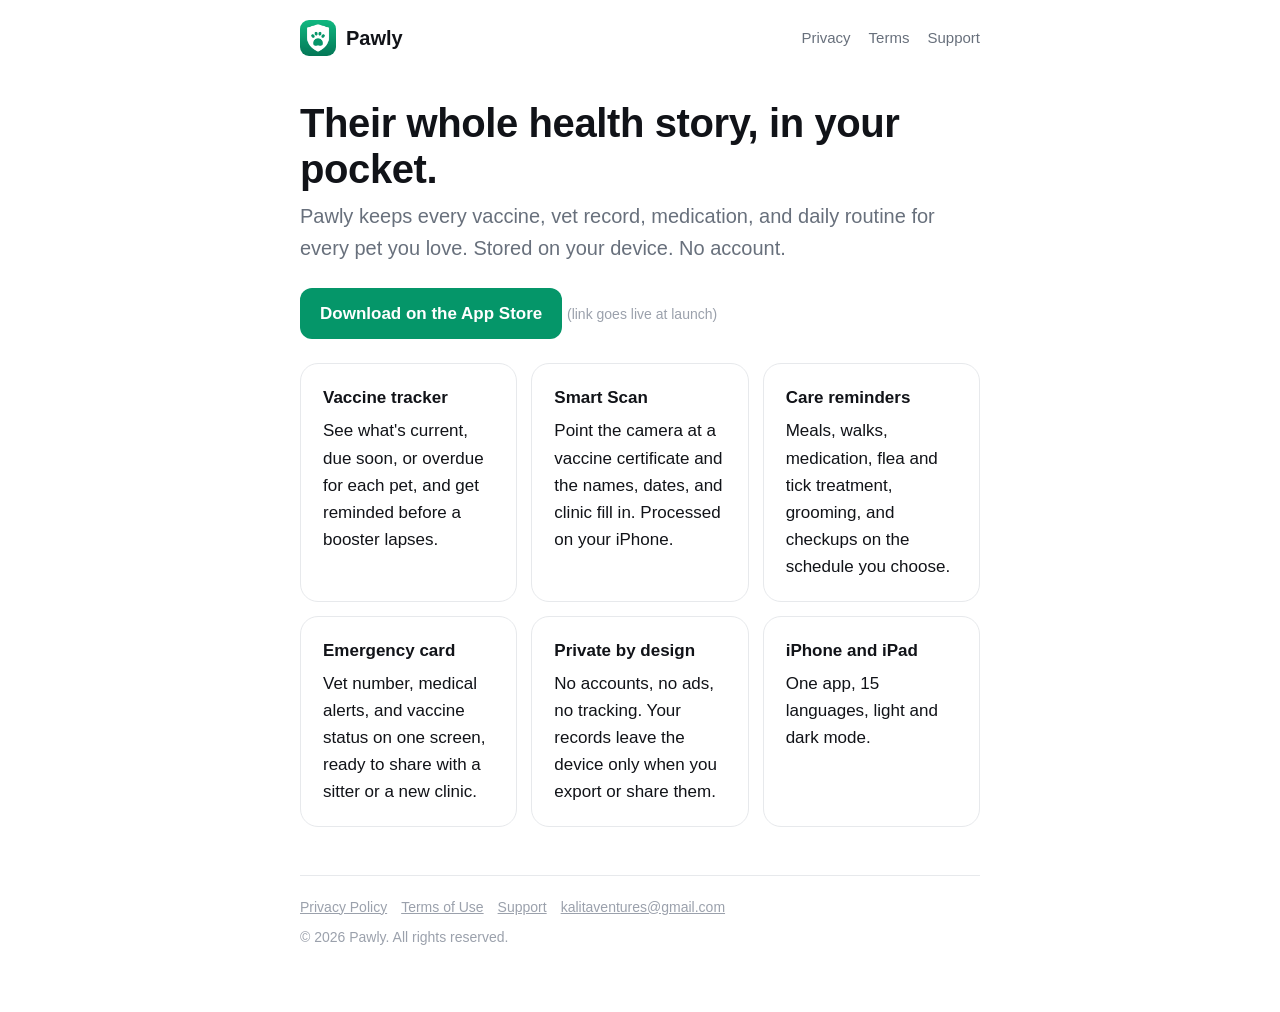
<file: index.html>
<!doctype html><html lang="en"><head><meta charset="utf-8"><meta name="viewport" content="width=device-width,initial-scale=1"><title>Pawly – Pet Vaccine Tracker & Health Records</title><meta name="description" content="Every vaccine, vet record, and reminder for every pet, kept privately on your iPhone and iPad."><link rel="stylesheet" href="style.css"><link rel="icon" href="icon.png"></head><body><div class="wrap"><header><a class="brand" href="./"><img src="icon.png" alt="">Pawly</a><nav><a href="privacy.html">Privacy</a><a href="terms.html">Terms</a><a href="support.html">Support</a></nav></header>
<h1>Their whole health story, in your pocket.</h1>
<p class="lead">Pawly keeps every vaccine, vet record, medication, and daily routine for every pet you love. Stored on your device. No account.</p>
<p><a class="btn" href="#">Download on the App Store</a> <span class="muted">(link goes live at launch)</span></p>
<div class="grid">
<div class="card"><h3>Vaccine tracker</h3>See what's current, due soon, or overdue for each pet, and get reminded before a booster lapses.</div>
<div class="card"><h3>Smart Scan</h3>Point the camera at a vaccine certificate and the names, dates, and clinic fill in. Processed on your iPhone.</div>
<div class="card"><h3>Care reminders</h3>Meals, walks, medication, flea and tick treatment, grooming, and checkups on the schedule you choose.</div>
<div class="card"><h3>Emergency card</h3>Vet number, medical alerts, and vaccine status on one screen, ready to share with a sitter or a new clinic.</div>
<div class="card"><h3>Private by design</h3>No accounts, no ads, no tracking. Your records leave the device only when you export or share them.</div>
<div class="card"><h3>iPhone and iPad</h3>One app, 15 languages, light and dark mode.</div>
</div>
<footer><a href="privacy.html">Privacy Policy</a><a href="terms.html">Terms of Use</a><a href="support.html">Support</a><a href="mailto:kalitaventures@gmail.com">kalitaventures@gmail.com</a><div style="margin-top:8px">© 2026 Pawly. All rights reserved.</div></footer></div></body></html>
</file>
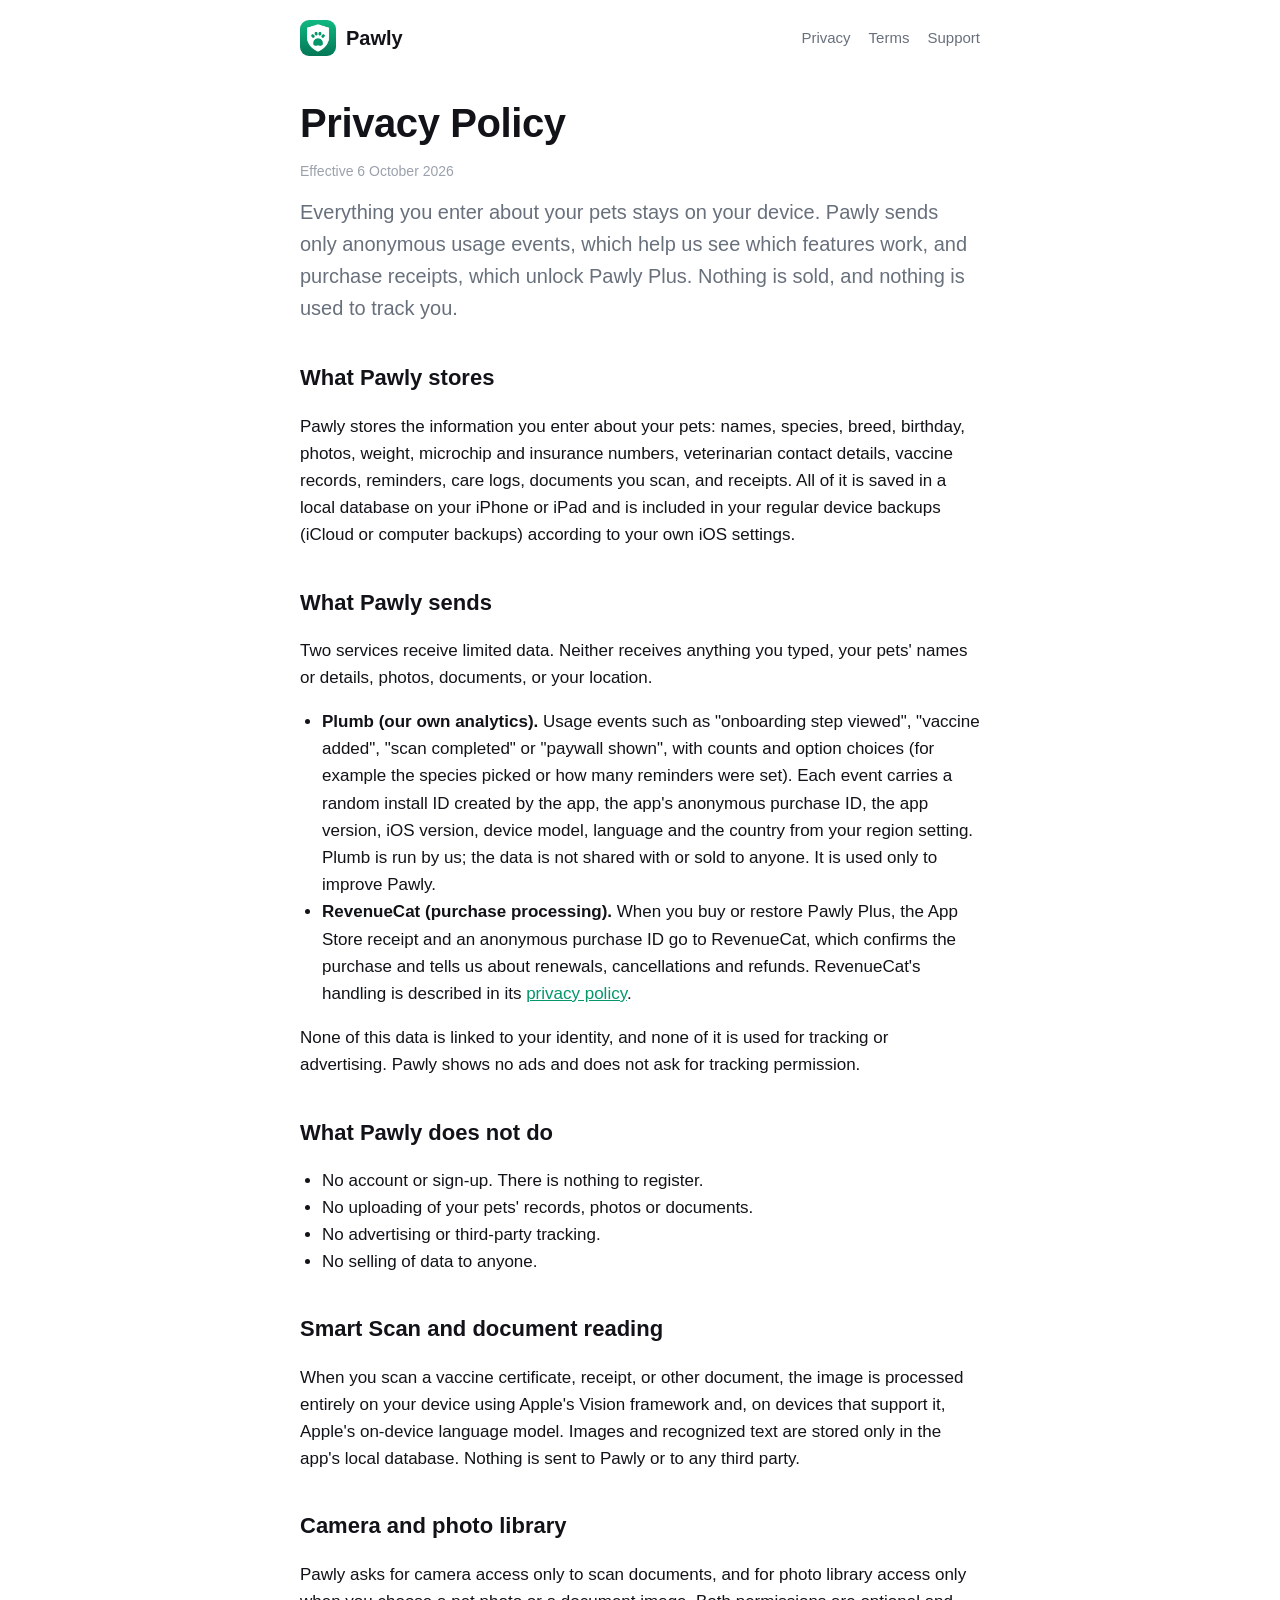
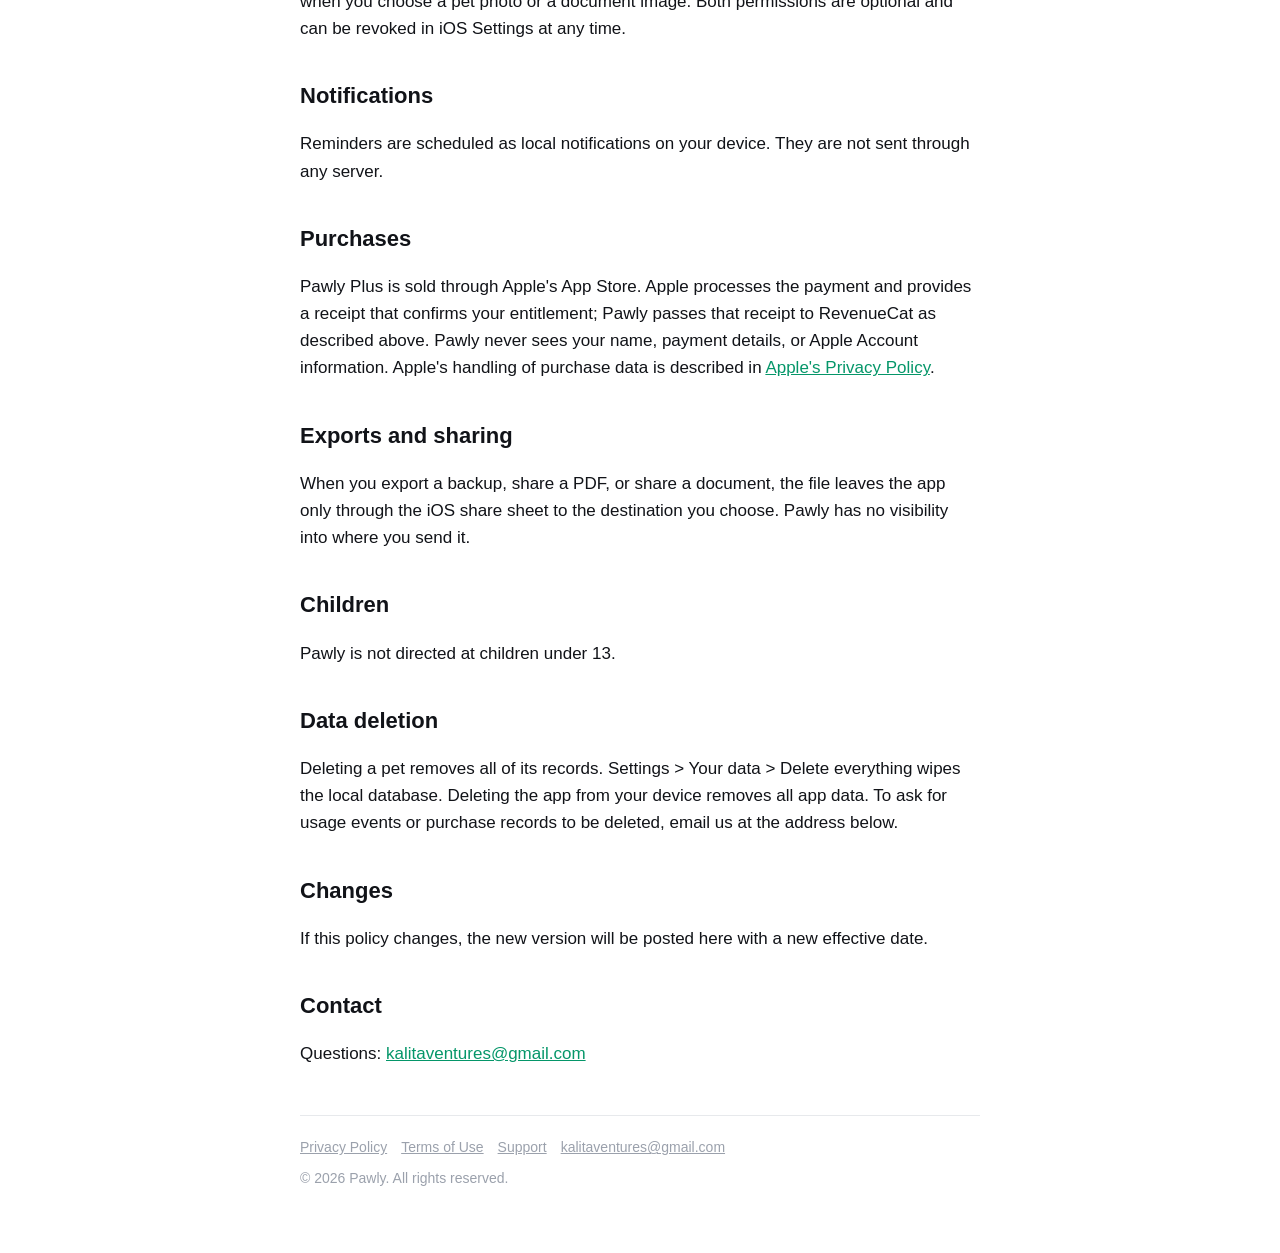
<file: privacy.html>
<!doctype html><html lang="en"><head><meta charset="utf-8"><meta name="viewport" content="width=device-width,initial-scale=1"><title>Privacy Policy – Pawly</title><link rel="stylesheet" href="style.css"><link rel="icon" href="icon.png"></head><body><div class="wrap"><header><a class="brand" href="./"><img src="icon.png" alt="">Pawly</a><nav><a href="privacy.html">Privacy</a><a href="terms.html">Terms</a><a href="support.html">Support</a></nav></header>
<h1>Privacy Policy</h1>
<p class="muted">Effective 6 October 2026</p>
<p class="lead">Everything you enter about your pets stays on your device. Pawly sends only anonymous usage events, which help us see which features work, and purchase receipts, which unlock Pawly Plus. Nothing is sold, and nothing is used to track you.</p>
<h2>What Pawly stores</h2>
<p>Pawly stores the information you enter about your pets: names, species, breed, birthday, photos, weight, microchip and insurance numbers, veterinarian contact details, vaccine records, reminders, care logs, documents you scan, and receipts. All of it is saved in a local database on your iPhone or iPad and is included in your regular device backups (iCloud or computer backups) according to your own iOS settings.</p>
<h2>What Pawly sends</h2>
<p>Two services receive limited data. Neither receives anything you typed, your pets' names or details, photos, documents, or your location.</p>
<ul>
<li><strong>Plumb (our own analytics).</strong> Usage events such as "onboarding step viewed", "vaccine added", "scan completed" or "paywall shown", with counts and option choices (for example the species picked or how many reminders were set). Each event carries a random install ID created by the app, the app's anonymous purchase ID, the app version, iOS version, device model, language and the country from your region setting. Plumb is run by us; the data is not shared with or sold to anyone. It is used only to improve Pawly.</li>
<li><strong>RevenueCat (purchase processing).</strong> When you buy or restore Pawly Plus, the App Store receipt and an anonymous purchase ID go to RevenueCat, which confirms the purchase and tells us about renewals, cancellations and refunds. RevenueCat's handling is described in its <a href="https://www.revenuecat.com/privacy">privacy policy</a>.</li>
</ul>
<p>None of this data is linked to your identity, and none of it is used for tracking or advertising. Pawly shows no ads and does not ask for tracking permission.</p>
<h2>What Pawly does not do</h2>
<ul>
<li>No account or sign-up. There is nothing to register.</li>
<li>No uploading of your pets' records, photos or documents.</li>
<li>No advertising or third-party tracking.</li>
<li>No selling of data to anyone.</li>
</ul>
<h2>Smart Scan and document reading</h2>
<p>When you scan a vaccine certificate, receipt, or other document, the image is processed entirely on your device using Apple's Vision framework and, on devices that support it, Apple's on-device language model. Images and recognized text are stored only in the app's local database. Nothing is sent to Pawly or to any third party.</p>
<h2>Camera and photo library</h2>
<p>Pawly asks for camera access only to scan documents, and for photo library access only when you choose a pet photo or a document image. Both permissions are optional and can be revoked in iOS Settings at any time.</p>
<h2>Notifications</h2>
<p>Reminders are scheduled as local notifications on your device. They are not sent through any server.</p>
<h2>Purchases</h2>
<p>Pawly Plus is sold through Apple's App Store. Apple processes the payment and provides a receipt that confirms your entitlement; Pawly passes that receipt to RevenueCat as described above. Pawly never sees your name, payment details, or Apple Account information. Apple's handling of purchase data is described in <a href="https://www.apple.com/legal/privacy/">Apple's Privacy Policy</a>.</p>
<h2>Exports and sharing</h2>
<p>When you export a backup, share a PDF, or share a document, the file leaves the app only through the iOS share sheet to the destination you choose. Pawly has no visibility into where you send it.</p>
<h2>Children</h2>
<p>Pawly is not directed at children under 13.</p>
<h2>Data deletion</h2>
<p>Deleting a pet removes all of its records. Settings > Your data > Delete everything wipes the local database. Deleting the app from your device removes all app data. To ask for usage events or purchase records to be deleted, email us at the address below.</p>
<h2>Changes</h2>
<p>If this policy changes, the new version will be posted here with a new effective date.</p>
<h2>Contact</h2>
<p>Questions: <a href="mailto:kalitaventures@gmail.com">kalitaventures@gmail.com</a></p>
<footer><a href="privacy.html">Privacy Policy</a><a href="terms.html">Terms of Use</a><a href="support.html">Support</a><a href="mailto:kalitaventures@gmail.com">kalitaventures@gmail.com</a><div style="margin-top:8px">© 2026 Pawly. All rights reserved.</div></footer></div></body></html>
</file>
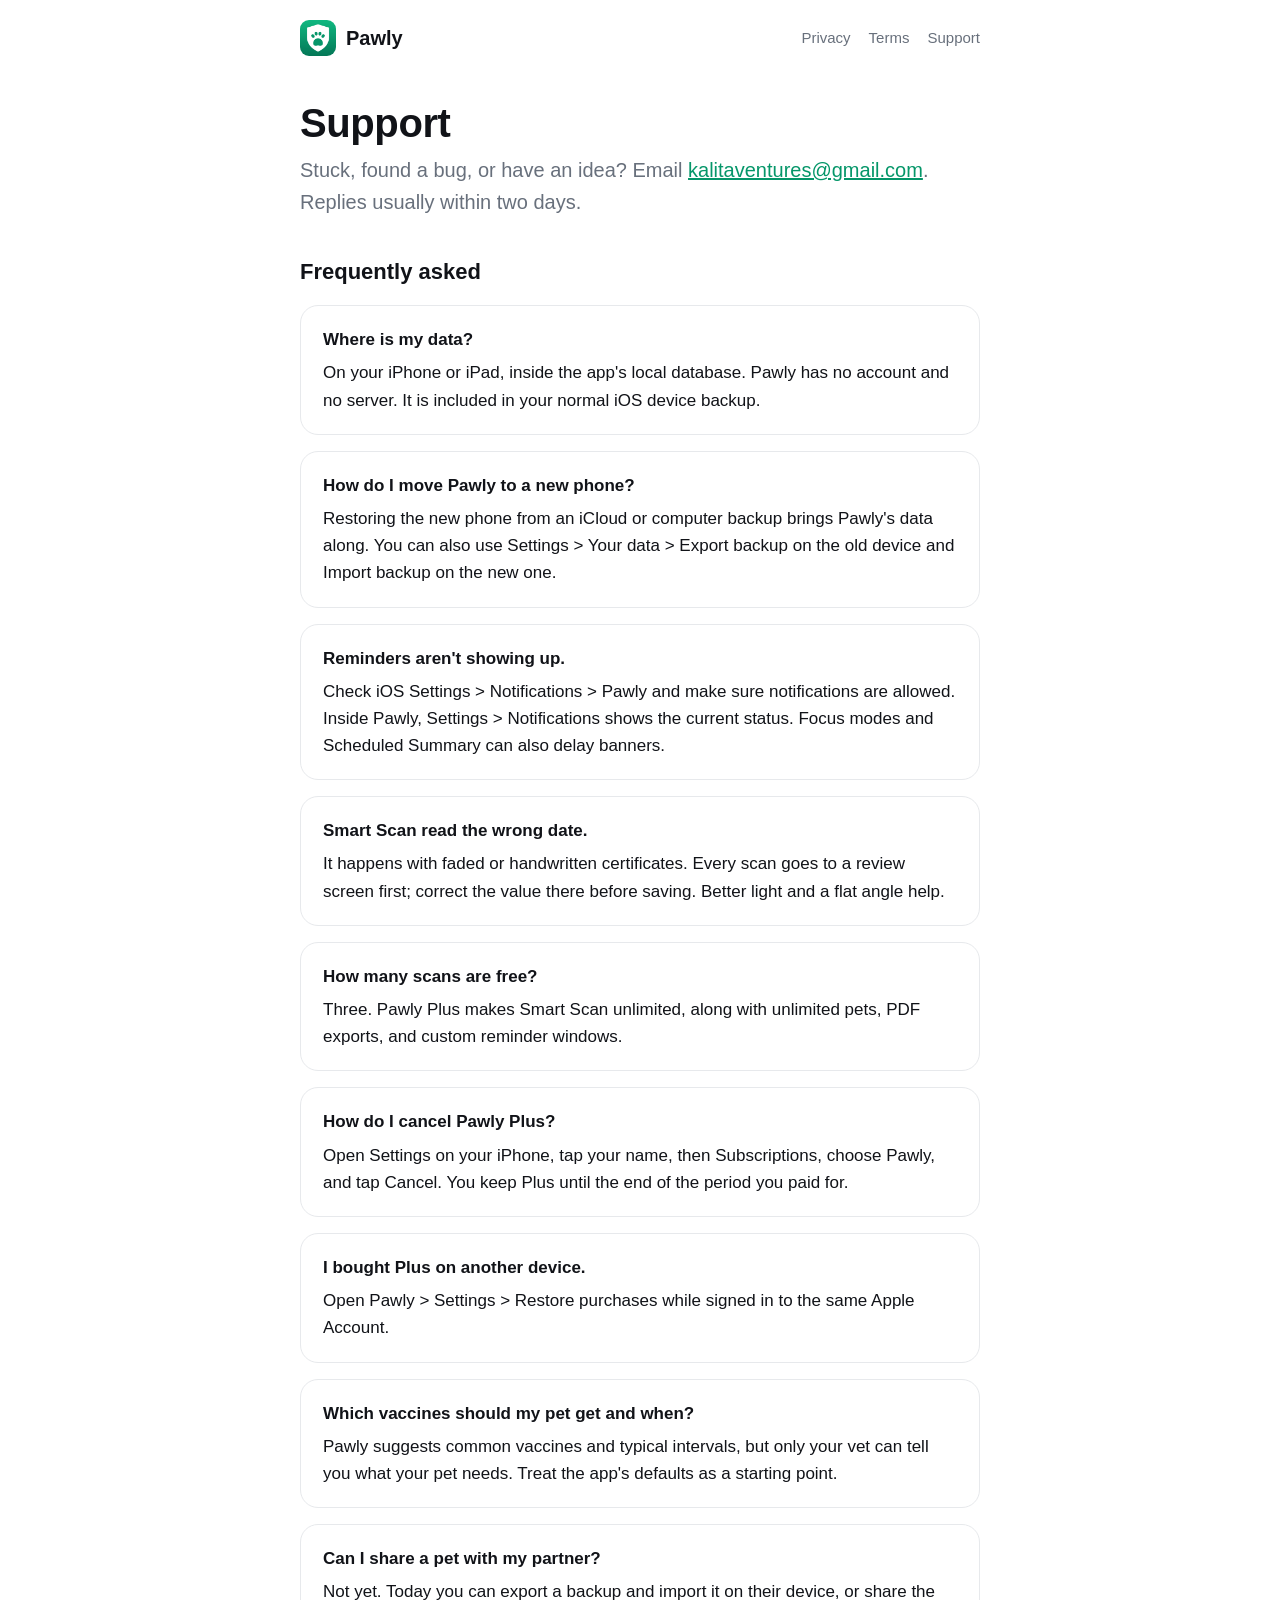
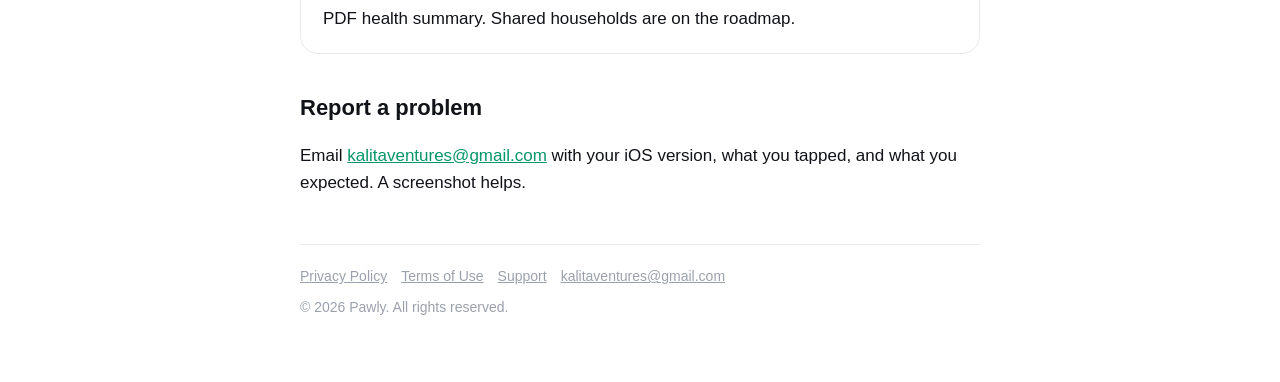
<file: support.html>
<!doctype html><html lang="en"><head><meta charset="utf-8"><meta name="viewport" content="width=device-width,initial-scale=1"><title>Support – Pawly</title><link rel="stylesheet" href="style.css"><link rel="icon" href="icon.png"></head><body><div class="wrap"><header><a class="brand" href="./"><img src="icon.png" alt="">Pawly</a><nav><a href="privacy.html">Privacy</a><a href="terms.html">Terms</a><a href="support.html">Support</a></nav></header>
<h1>Support</h1>
<p class="lead">Stuck, found a bug, or have an idea? Email <a href="mailto:kalitaventures@gmail.com">kalitaventures@gmail.com</a>. Replies usually within two days.</p>
<h2>Frequently asked</h2>
<div class="card"><h3>Where is my data?</h3>On your iPhone or iPad, inside the app's local database. Pawly has no account and no server. It is included in your normal iOS device backup.</div>
<div class="card"><h3>How do I move Pawly to a new phone?</h3>Restoring the new phone from an iCloud or computer backup brings Pawly's data along. You can also use Settings > Your data > Export backup on the old device and Import backup on the new one.</div>
<div class="card"><h3>Reminders aren't showing up.</h3>Check iOS Settings > Notifications > Pawly and make sure notifications are allowed. Inside Pawly, Settings > Notifications shows the current status. Focus modes and Scheduled Summary can also delay banners.</div>
<div class="card"><h3>Smart Scan read the wrong date.</h3>It happens with faded or handwritten certificates. Every scan goes to a review screen first; correct the value there before saving. Better light and a flat angle help.</div>
<div class="card"><h3>How many scans are free?</h3>Three. Pawly Plus makes Smart Scan unlimited, along with unlimited pets, PDF exports, and custom reminder windows.</div>
<div class="card"><h3>How do I cancel Pawly Plus?</h3>Open Settings on your iPhone, tap your name, then Subscriptions, choose Pawly, and tap Cancel. You keep Plus until the end of the period you paid for.</div>
<div class="card"><h3>I bought Plus on another device.</h3>Open Pawly > Settings > Restore purchases while signed in to the same Apple Account.</div>
<div class="card"><h3>Which vaccines should my pet get and when?</h3>Pawly suggests common vaccines and typical intervals, but only your vet can tell you what your pet needs. Treat the app's defaults as a starting point.</div>
<div class="card"><h3>Can I share a pet with my partner?</h3>Not yet. Today you can export a backup and import it on their device, or share the PDF health summary. Shared households are on the roadmap.</div>
<h2>Report a problem</h2>
<p>Email <a href="mailto:kalitaventures@gmail.com?subject=Pawly%20bug">kalitaventures@gmail.com</a> with your iOS version, what you tapped, and what you expected. A screenshot helps.</p>
<footer><a href="privacy.html">Privacy Policy</a><a href="terms.html">Terms of Use</a><a href="support.html">Support</a><a href="mailto:kalitaventures@gmail.com">kalitaventures@gmail.com</a><div style="margin-top:8px">© 2026 Pawly. All rights reserved.</div></footer></div></body></html>
</file>
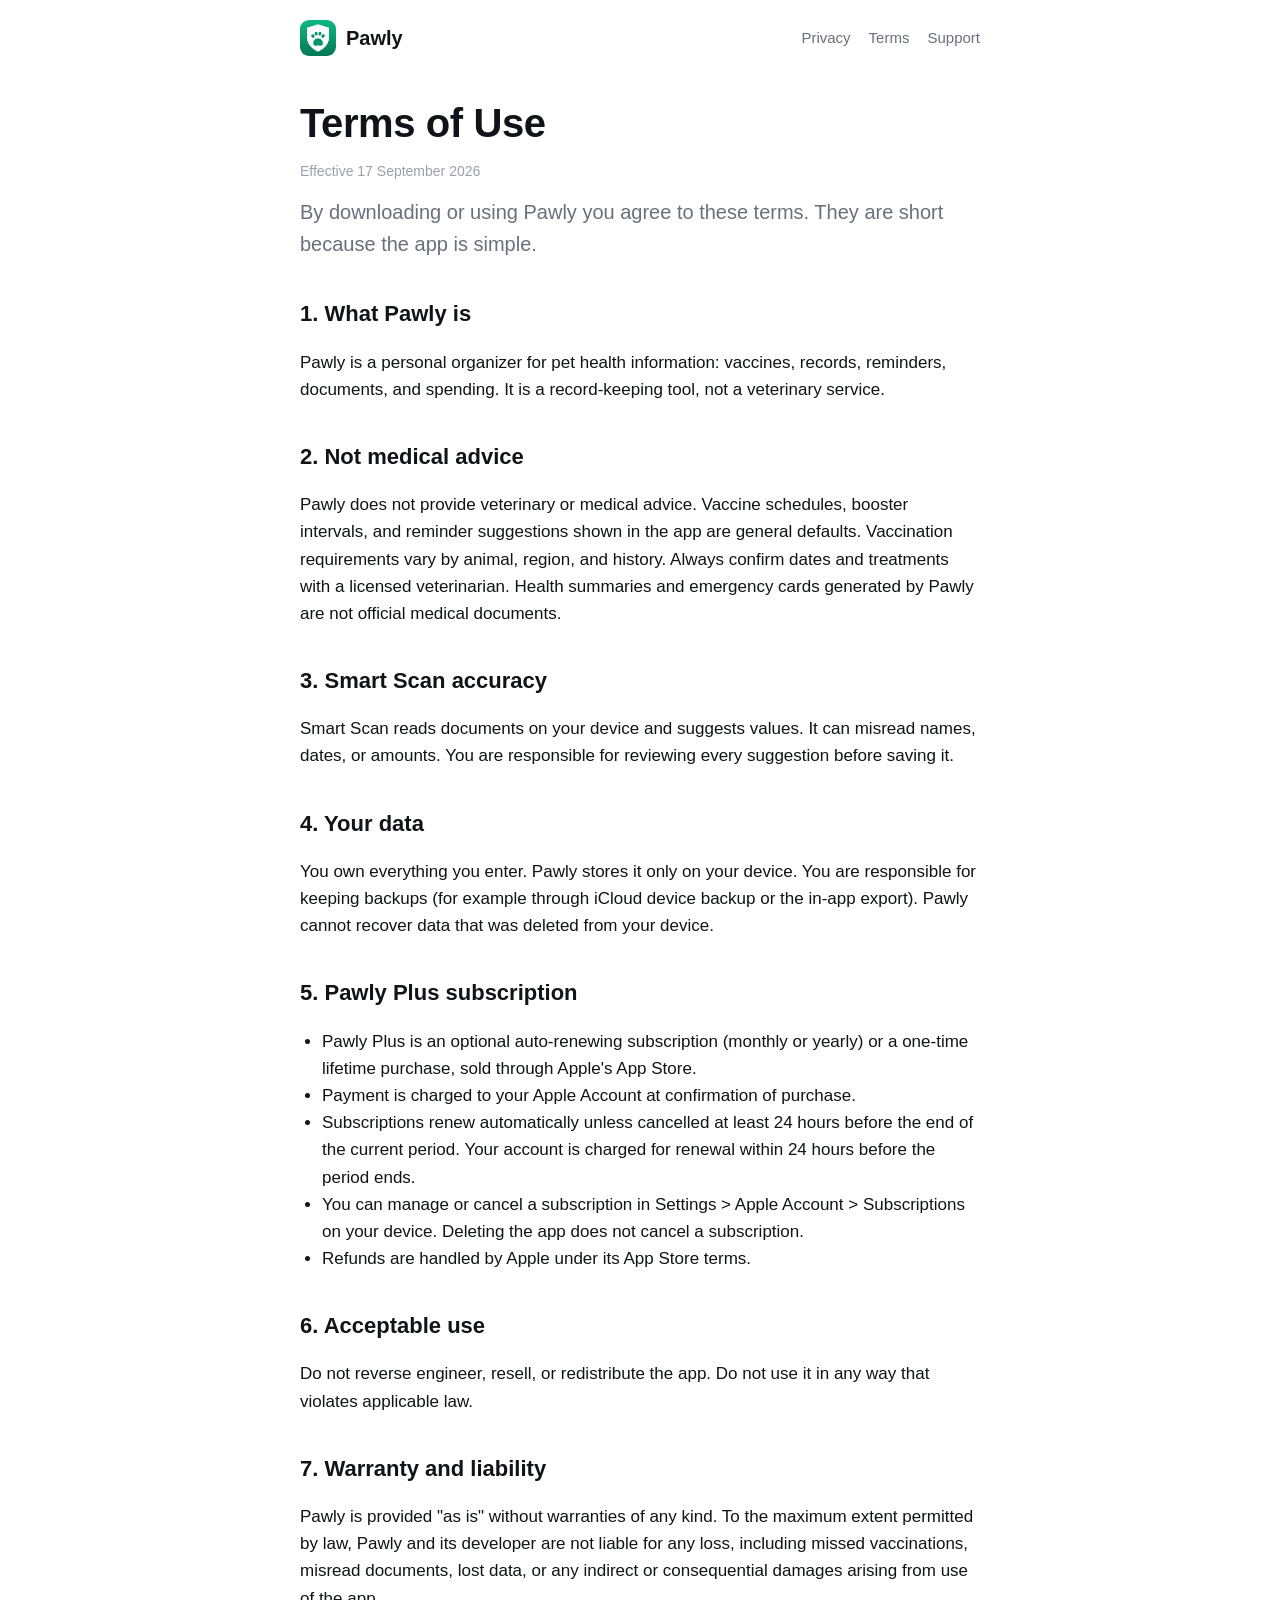
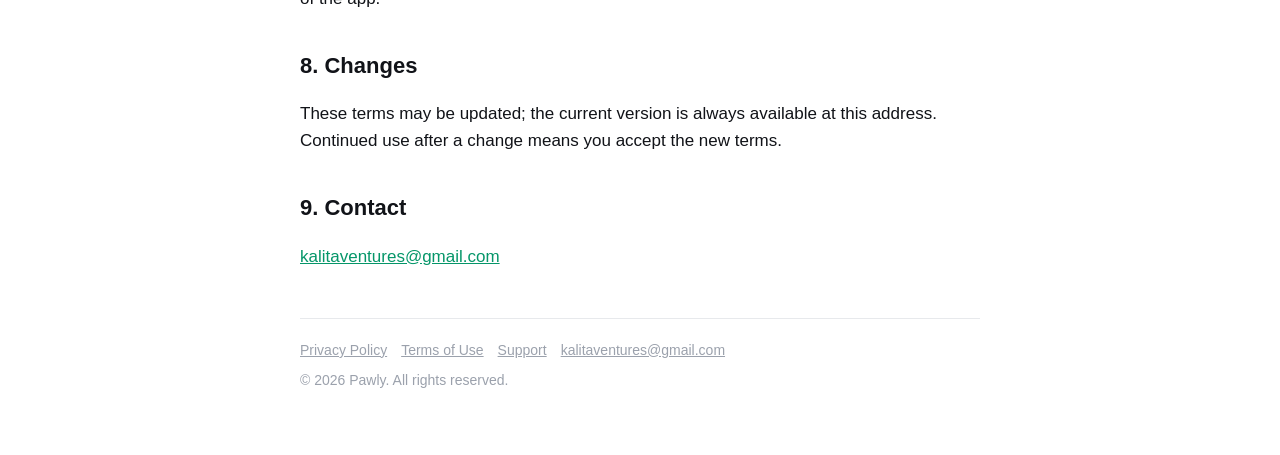
<file: terms.html>
<!doctype html><html lang="en"><head><meta charset="utf-8"><meta name="viewport" content="width=device-width,initial-scale=1"><title>Terms of Use – Pawly</title><link rel="stylesheet" href="style.css"><link rel="icon" href="icon.png"></head><body><div class="wrap"><header><a class="brand" href="./"><img src="icon.png" alt="">Pawly</a><nav><a href="privacy.html">Privacy</a><a href="terms.html">Terms</a><a href="support.html">Support</a></nav></header>
<h1>Terms of Use</h1>
<p class="muted">Effective 17 September 2026</p>
<p class="lead">By downloading or using Pawly you agree to these terms. They are short because the app is simple.</p>
<h2>1. What Pawly is</h2>
<p>Pawly is a personal organizer for pet health information: vaccines, records, reminders, documents, and spending. It is a record-keeping tool, not a veterinary service.</p>
<h2>2. Not medical advice</h2>
<p>Pawly does not provide veterinary or medical advice. Vaccine schedules, booster intervals, and reminder suggestions shown in the app are general defaults. Vaccination requirements vary by animal, region, and history. Always confirm dates and treatments with a licensed veterinarian. Health summaries and emergency cards generated by Pawly are not official medical documents.</p>
<h2>3. Smart Scan accuracy</h2>
<p>Smart Scan reads documents on your device and suggests values. It can misread names, dates, or amounts. You are responsible for reviewing every suggestion before saving it.</p>
<h2>4. Your data</h2>
<p>You own everything you enter. Pawly stores it only on your device. You are responsible for keeping backups (for example through iCloud device backup or the in-app export). Pawly cannot recover data that was deleted from your device.</p>
<h2>5. Pawly Plus subscription</h2>
<ul>
<li>Pawly Plus is an optional auto-renewing subscription (monthly or yearly) or a one-time lifetime purchase, sold through Apple's App Store.</li>
<li>Payment is charged to your Apple Account at confirmation of purchase.</li>
<li>Subscriptions renew automatically unless cancelled at least 24 hours before the end of the current period. Your account is charged for renewal within 24 hours before the period ends.</li>
<li>You can manage or cancel a subscription in Settings > Apple Account > Subscriptions on your device. Deleting the app does not cancel a subscription.</li>
<li>Refunds are handled by Apple under its App Store terms.</li>
</ul>
<h2>6. Acceptable use</h2>
<p>Do not reverse engineer, resell, or redistribute the app. Do not use it in any way that violates applicable law.</p>
<h2>7. Warranty and liability</h2>
<p>Pawly is provided "as is" without warranties of any kind. To the maximum extent permitted by law, Pawly and its developer are not liable for any loss, including missed vaccinations, misread documents, lost data, or any indirect or consequential damages arising from use of the app.</p>
<h2>8. Changes</h2>
<p>These terms may be updated; the current version is always available at this address. Continued use after a change means you accept the new terms.</p>
<h2>9. Contact</h2>
<p><a href="mailto:kalitaventures@gmail.com">kalitaventures@gmail.com</a></p>
<footer><a href="privacy.html">Privacy Policy</a><a href="terms.html">Terms of Use</a><a href="support.html">Support</a><a href="mailto:kalitaventures@gmail.com">kalitaventures@gmail.com</a><div style="margin-top:8px">© 2026 Pawly. All rights reserved.</div></footer></div></body></html>
</file>
<file: style.css>
:root { --paper:#ffffff; --surface:#ffffff; --ink:#111318; --ink2:#68707c; --ink3:#9ba1ac; --line:#e7e9ec; --clover:#059669; --clover-soft:#e7f7f0; --marigold:#d97706; }
@media (prefers-color-scheme: dark) { :root { --paper:#121212; --surface:#1c1c1e; --ink:#f5f6f7; --ink2:#9ba1ac; --ink3:#6b7280; --line:#2e2f33; --clover:#34d399; --clover-soft:#0f2e24; } }
* { box-sizing:border-box; }
body { margin:0; background:var(--paper); color:var(--ink); font:17px/1.6 -apple-system,BlinkMacSystemFont,"SF Pro Text","Segoe UI",Roboto,sans-serif; -webkit-font-smoothing:antialiased; }
a { color:var(--clover); }
.wrap { max-width:720px; margin:0 auto; padding:0 20px 64px; }
header { display:flex; align-items:center; justify-content:space-between; padding:20px 0; }
.brand { display:flex; align-items:center; gap:10px; font-weight:700; text-decoration:none; color:var(--ink); font-size:20px; }
.brand img { width:36px; height:36px; border-radius:9px; }
nav a { margin-left:18px; font-size:15px; color:var(--ink2); text-decoration:none; }
nav a:hover { color:var(--clover); }
h1 { font-size:40px; line-height:1.15; margin:24px 0 8px; letter-spacing:-0.01em; }
h2 { font-size:22px; margin:36px 0 8px; }
h3 { font-size:17px; margin:24px 0 6px; }
p.lead { font-size:20px; color:var(--ink2); margin:0 0 24px; }
.muted { color:var(--ink3); font-size:14px; }
.card { background:var(--surface); border:1px solid var(--line); border-radius:18px; padding:20px 22px; margin:16px 0; }
.grid { display:grid; grid-template-columns:repeat(auto-fit,minmax(200px,1fr)); gap:14px; margin:24px 0; }
.grid .card { margin:0; }
.card h3 { margin-top:0; }
.btn { display:inline-block; background:var(--clover); color:#fff; padding:12px 20px; border-radius:12px; text-decoration:none; font-weight:600; }
footer { border-top:1px solid var(--line); margin-top:48px; padding-top:20px; color:var(--ink3); font-size:14px; }
footer a { color:var(--ink3); margin-right:14px; }
ul { padding-left:22px; }
table { width:100%; border-collapse:collapse; font-size:15px; }
td, th { text-align:left; padding:8px 6px; border-bottom:1px solid var(--line); vertical-align:top; }
</file>
